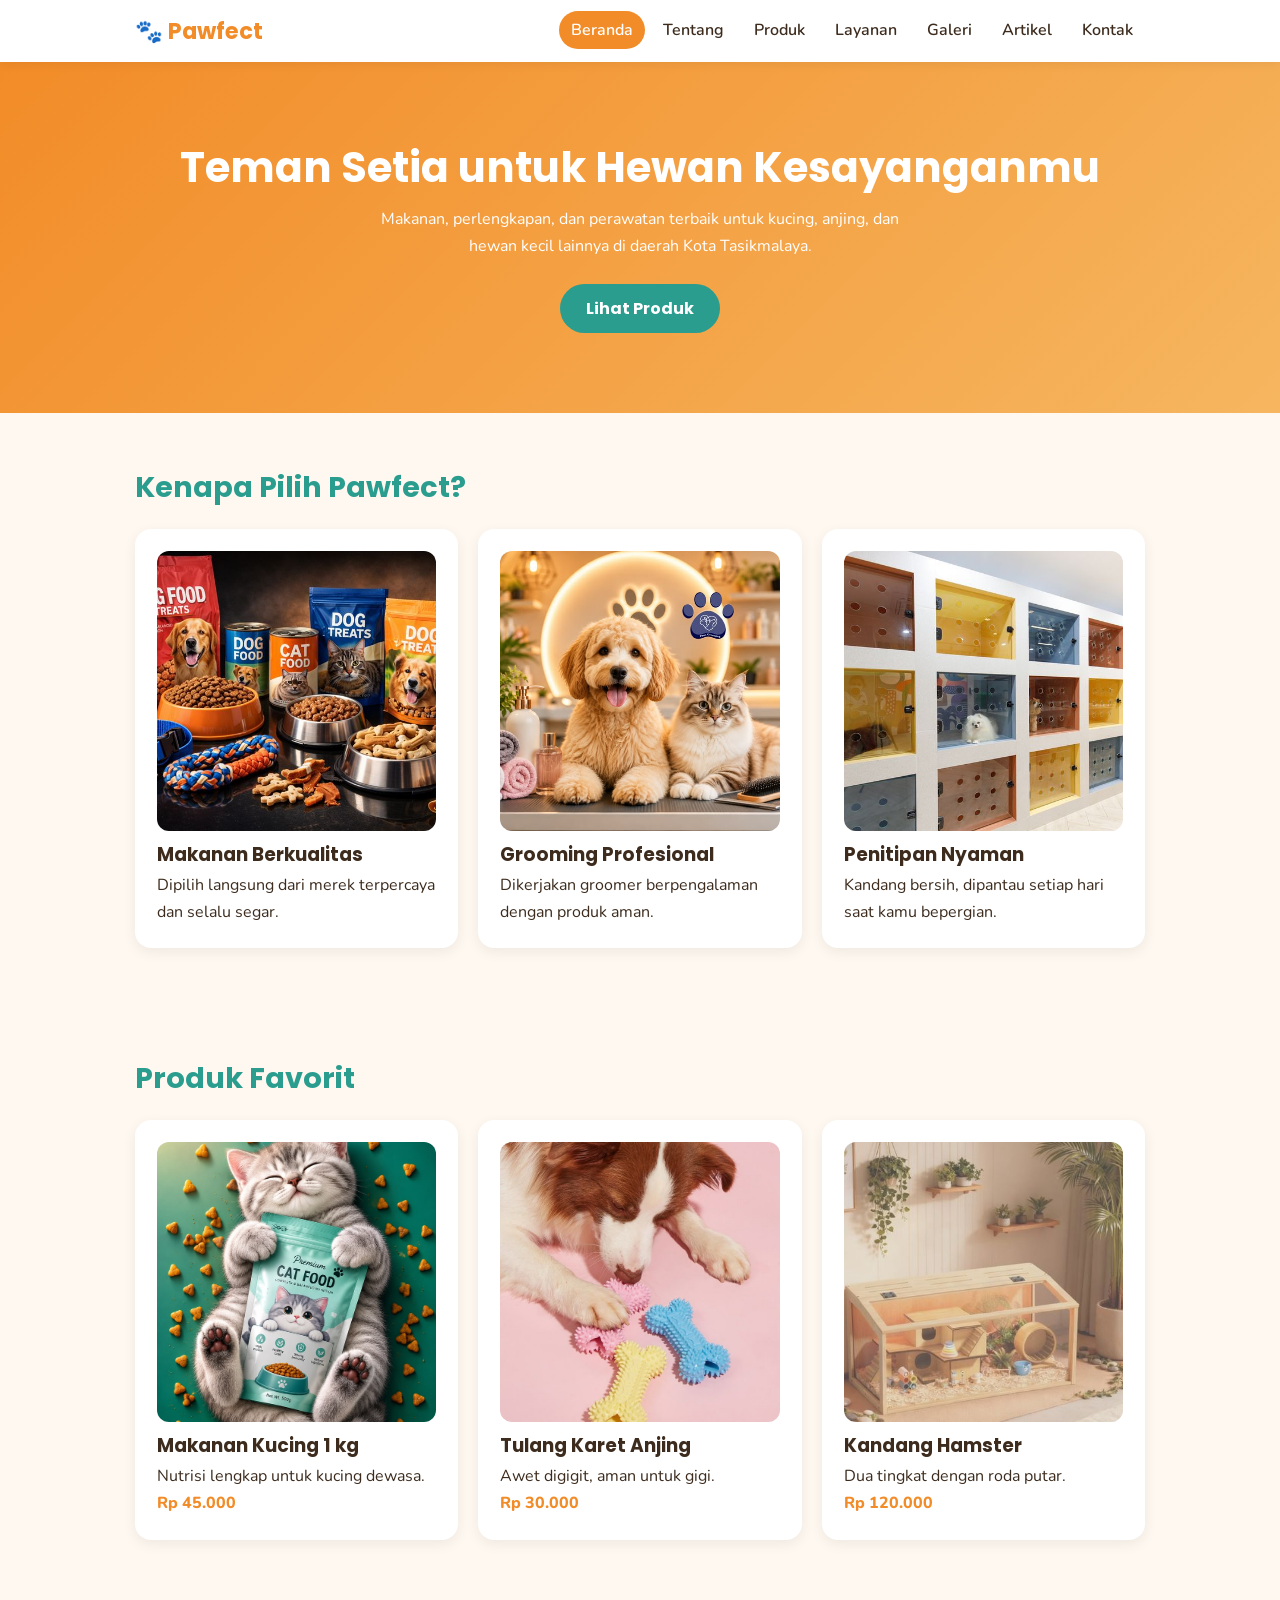
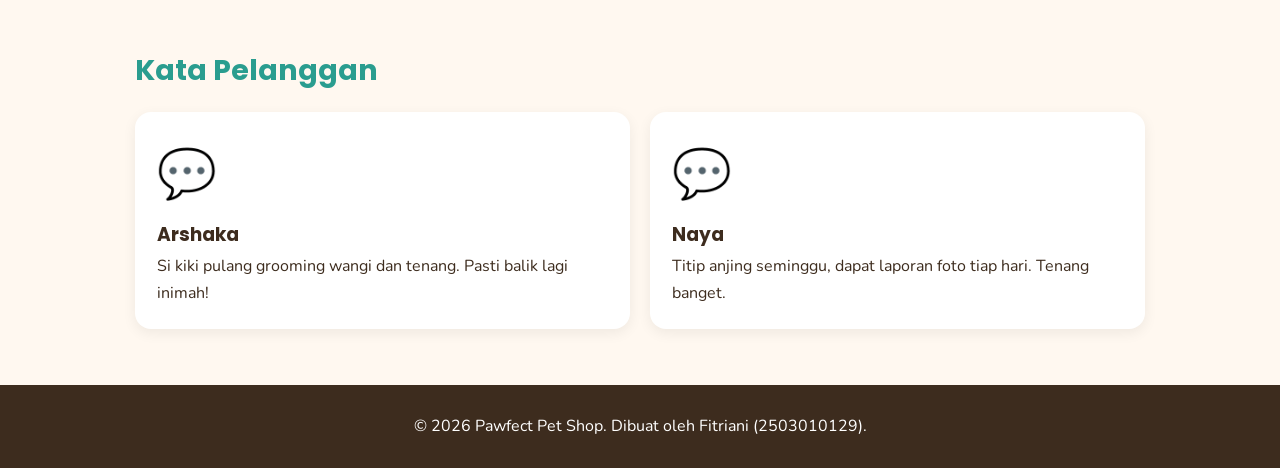
<file: UTS_2503010129_Fitriani_C/index.html>
<!DOCTYPE html>
<html lang="id">

<head>
    <meta charset="UTF-8">
    <meta name="viewport" content="width=device-width, initial-scale=1">
    <title>Beranda | Pawfect Pet Shop</title>
    <link href="https://fonts.googleapis.com/css2?family=Nunito:wght@400;700&family=Poppins:wght@600;700&display=swap"
        rel="stylesheet">
    <link rel="stylesheet" href="css/style.css">
</head>

<body>
    <header id="fitriani_header">
        <div class="fitriani_bar">
            <a href="index.html" class="fitriani_logo">🐾 Pawfect</a>
            <button id="fitriani_burger" aria-label="Menu">☰</button>
            <ul class="fitriani_menu" id="fitriani_menu">
                <li><a href="index.html" class="fitriani_aktif">Beranda</a></li>
                <li><a href="tentang.html">Tentang</a></li>
                <li><a href="produk.html">Produk</a></li>
                <li><a href="layanan.html">Layanan</a></li>
                <li><a href="galeri.html">Galeri</a></li>
                <li><a href="artikel.html">Artikel</a></li>
                <li><a href="kontak.html">Kontak</a></li>
            </ul>
        </div>
    </header>
    <section class="fitriani_hero">
        <div class="fitriani_wrap">
            <h1>Teman Setia untuk Hewan Kesayanganmu</h1>
            <p>Makanan, perlengkapan, dan perawatan terbaik untuk kucing, anjing, dan hewan kecil lainnya di daerah Kota
                Tasikmalaya.</p>
            <a class="fitriani_btn" href="produk.html">Lihat Produk</a>
        </div>
    </section>

    <section class="fitriani_section">
        <div class="fitriani_wrap">
            <h2>Kenapa Pilih Pawfect?</h2>
            <div class="fitriani_grid">
                <div class="fitriani_card"><img src="img/makanan_hewan.jpeg" alt="Makanan">
                    <h3>Makanan Berkualitas</h3>
                    <p>Dipilih langsung dari merek terpercaya dan selalu segar.</p>
                </div>
                <div class="fitriani_card"><img src="img/grooming_hewan.jpeg" alt="Grooming">
                    <h3>Grooming Profesional</h3>
                    <p>Dikerjakan groomer berpengalaman dengan produk aman.</p>
                </div>
                <div class="fitriani_card"><img src="img/penitipan_hewan.jpeg" alt="Penitipan">
                    <h3>Penitipan Nyaman</h3>
                    <p>Kandang bersih, dipantau setiap hari saat kamu bepergian.</p>
                </div>
            </div>
        </div>
    </section>
    <section class="fitriani_section">
        <div class="fitriani_wrap">
            <h2>Produk Favorit</h2>
            <div class="fitriani_grid">
                <div class="fitriani_card"><img src="img/makanan_kucing.jpeg" alt="Makanan kucing">
                    <h3>Makanan Kucing 1 kg</h3>
                    <p>Nutrisi lengkap untuk kucing dewasa.</p>
                    <p class="fitriani_harga">Rp 45.000</p>
                </div>
                <div class="fitriani_card"><img src="img/tulang_karet.jpeg" alt="Mainan">
                    <h3>Tulang Karet Anjing</h3>
                    <p>Awet digigit, aman untuk gigi.</p>
                    <p class="fitriani_harga">Rp 30.000</p>
                </div>
                <div class="fitriani_card"><img src="img/kandang_hamster.jpeg" alt="Aksesoris">
                    <h3>Kandang Hamster</h3>
                    <p>Dua tingkat dengan roda putar.</p>
                    <p class="fitriani_harga">Rp 120.000</p>
                </div>
            </div>
        </div>
    </section>
    <section class="fitriani_section">
        <div class="fitriani_wrap">
            <h2>Kata Pelanggan</h2>
            <div class="fitriani_grid">
                <div class="fitriani_card"><span class="fitriani_emoji">💬</span>
                    <h3>Arshaka</h3>
                    <p>Si kiki pulang grooming wangi dan tenang. Pasti balik lagi inimah!</p>
                </div>
                <div class="fitriani_card"><span class="fitriani_emoji">💬</span>
                    <h3>Naya</h3>
                    <p>Titip anjing seminggu, dapat laporan foto tiap hari. Tenang banget.</p>
                </div>
            </div>
        </div>
    </section>
    <footer id="fitriani_footer">
        <p>&copy; 2026 Pawfect Pet Shop. Dibuat oleh Fitriani (2503010129).</p>
    </footer>
    <button id="fitriani_top" aria-label="Kembali ke atas">↑</button>
    <script src="js/script.js"></script>
</body>

</html>
</file>
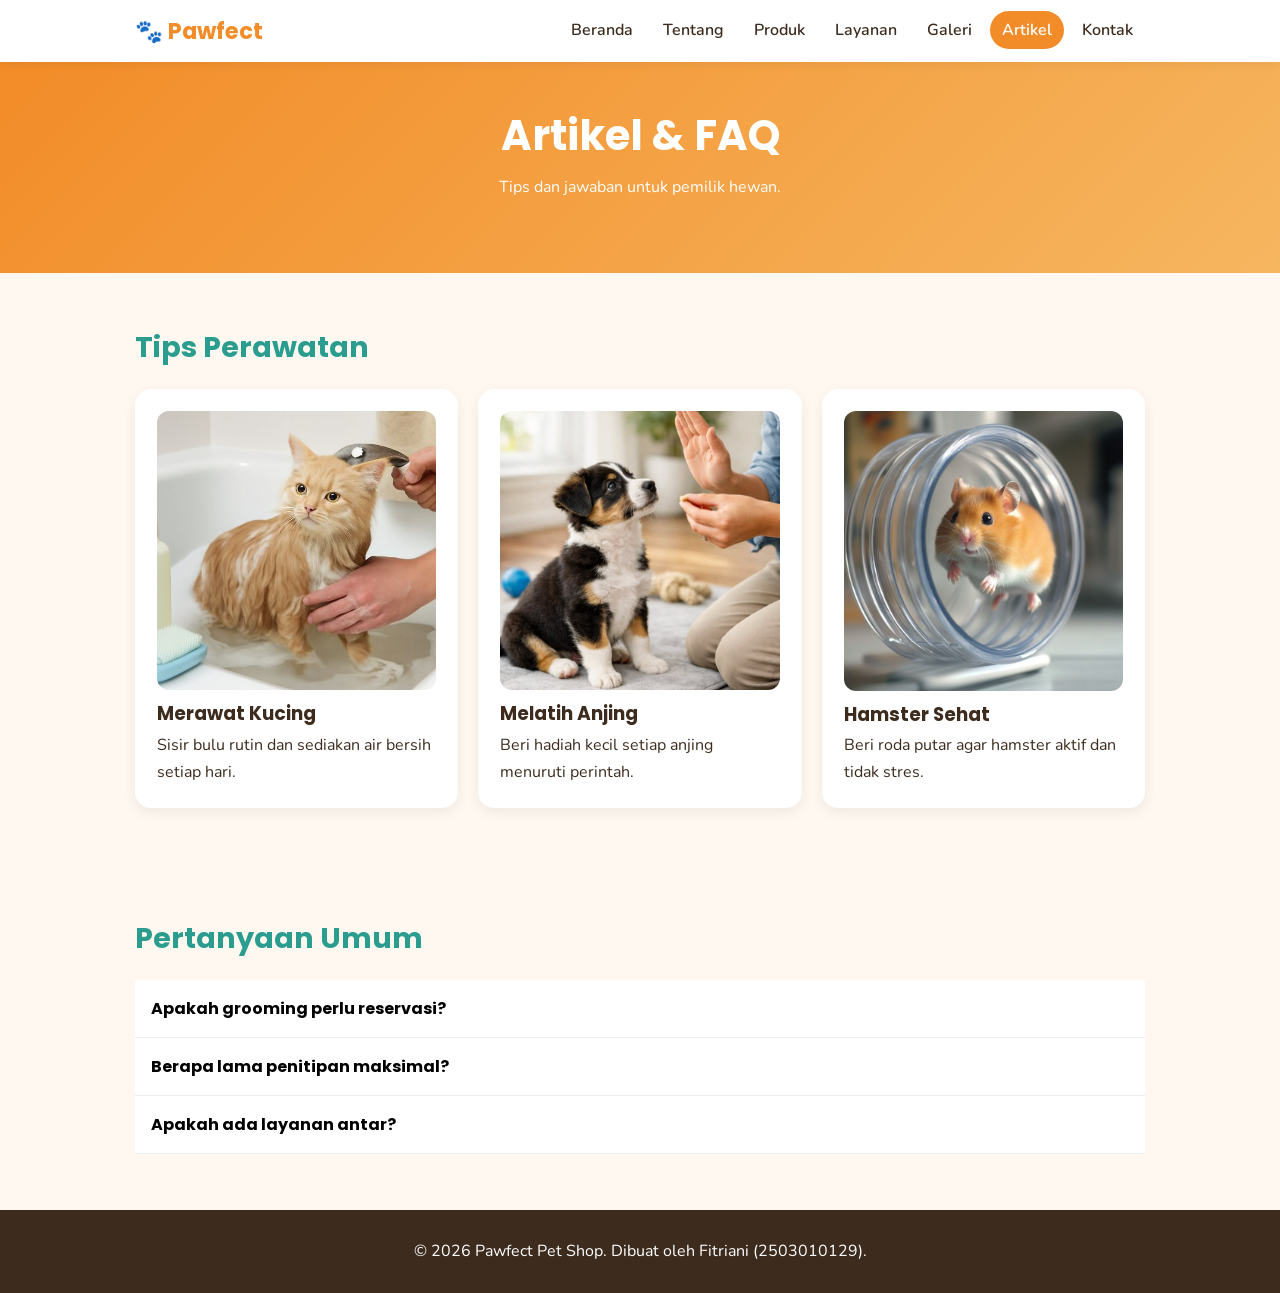
<file: UTS_2503010129_Fitriani_C/artikel.html>
<!DOCTYPE html>
<html lang="id">

<head>
    <meta charset="UTF-8">
    <meta name="viewport" content="width=device-width, initial-scale=1">
    <title>Artikel | Pawfect Pet Shop</title>
    <link href="https://fonts.googleapis.com/css2?family=Nunito:wght@400;700&family=Poppins:wght@600;700&display=swap"
        rel="stylesheet">
    <link rel="stylesheet" href="css/style.css">
</head>

<body>
    <header id="fitriani_header">
        <div class="fitriani_bar">
            <a href="index.html" class="fitriani_logo">🐾 Pawfect</a>
            <button id="fitriani_burger" aria-label="Menu">☰</button>
            <ul class="fitriani_menu" id="fitriani_menu">
                <li><a href="index.html">Beranda</a></li>
                <li><a href="tentang.html">Tentang</a></li>
                <li><a href="produk.html">Produk</a></li>
                <li><a href="layanan.html">Layanan</a></li>
                <li><a href="galeri.html">Galeri</a></li>
                <li><a href="artikel.html" class="fitriani_aktif">Artikel</a></li>
                <li><a href="kontak.html">Kontak</a></li>
            </ul>
        </div>
    </header>
    <section class="fitriani_hero fitriani_hero_kecil">
        <div class="fitriani_wrap">
            <h1>Artikel & FAQ</h1>
            <p>Tips dan jawaban untuk pemilik hewan.</p>
        </div>
    </section>
    <section class="fitriani_section">
        <div class="fitriani_wrap">
            <h2>Tips Perawatan</h2>
            <div class="fitriani_grid">
                <div class="fitriani_card"><img src="img/merawat_kucing.jpeg" alt="Merawat Kucing">
                    <h3>Merawat Kucing</h3>
                    <p>Sisir bulu rutin dan sediakan air bersih setiap hari.</p>
                </div>
                <div class="fitriani_card"><img src="img/melatih_anjing.jpeg" alt="Melatih Anjing">
                    <h3>Melatih Anjing</h3>
                    <p>Beri hadiah kecil setiap anjing menuruti perintah.</p>
                </div>
                <div class="fitriani_card"><img src="img/hamster_sehat.jpeg" alt="Hamster Sehat">
                    <h3>Hamster Sehat</h3>
                    <p>Beri roda putar agar hamster aktif dan tidak stres.</p>
                </div>
            </div>
        </div>
    </section>
    <section class="fitriani_section">
        <div class="fitriani_wrap">
            <h2>Pertanyaan Umum</h2>
            <button class="fitriani_faq_t">Apakah grooming perlu reservasi?</button>
            <div class="fitriani_faq_j">Disarankan reservasi lewat halaman kontak agar tidak antre.</div>

            <button class="fitriani_faq_t">Berapa lama penitipan maksimal?</button>
            <div class="fitriani_faq_j">Maksimal 14 hari per kunjungan.</div>

            <button class="fitriani_faq_t">Apakah ada layanan antar?</button>
            <div class="fitriani_faq_j">Ada, untuk area dalam kota Tasikmalaya.</div>
        </div>
    </section>
    <footer id="fitriani_footer">
        <p>&copy; 2026 Pawfect Pet Shop. Dibuat oleh Fitriani (2503010129).</p>
    </footer>
    <button id="fitriani_top" aria-label="Kembali ke atas">↑</button>
    <script src="js/script.js"></script>
</body>

</html>
</file>
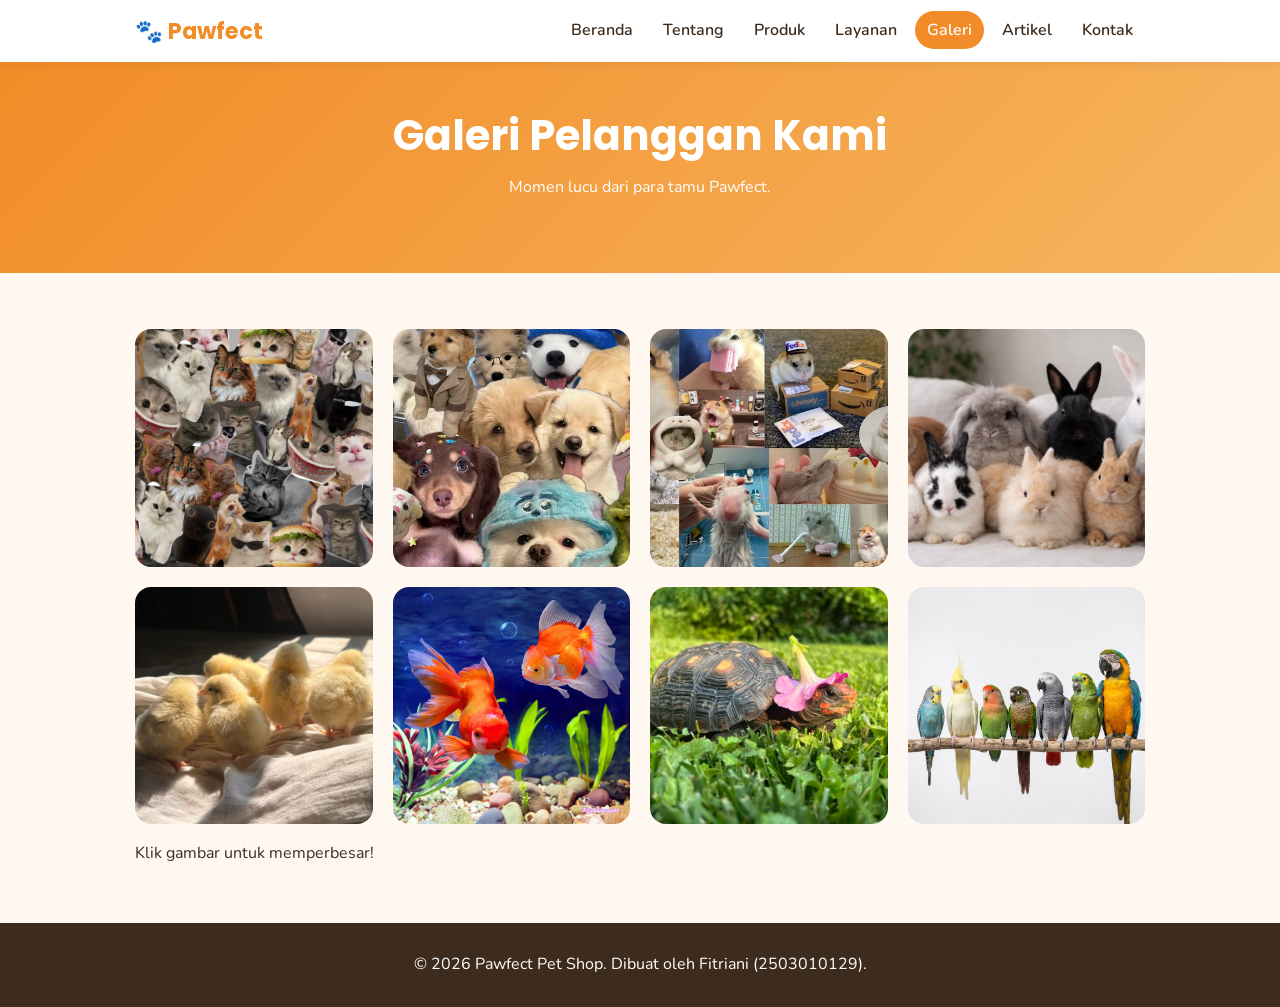
<file: UTS_2503010129_Fitriani_C/galeri.html>
<!DOCTYPE html>
<html lang="id">

<head>
    <meta charset="UTF-8">
    <meta name="viewport" content="width=device-width, initial-scale=1">
    <title>Galeri | Pawfect Pet Shop</title>
    <link href="https://fonts.googleapis.com/css2?family=Nunito:wght@400;700&family=Poppins:wght@600;700&display=swap"
        rel="stylesheet">
    <link rel="stylesheet" href="css/style.css">
</head>

<body>
    <header id="fitriani_header">
        <div class="fitriani_bar">
            <a href="index.html" class="fitriani_logo">🐾 Pawfect</a>
            <button id="fitriani_burger" aria-label="Menu">☰</button>
            <ul class="fitriani_menu" id="fitriani_menu">
                <li><a href="index.html">Beranda</a></li>
                <li><a href="tentang.html">Tentang</a></li>
                <li><a href="produk.html">Produk</a></li>
                <li><a href="layanan.html">Layanan</a></li>
                <li><a href="galeri.html" class="fitriani_aktif">Galeri</a></li>
                <li><a href="artikel.html">Artikel</a></li>
                <li><a href="kontak.html">Kontak</a></li>
            </ul>
        </div>
    </header>
    <section class="fitriani_hero fitriani_hero_kecil">
        <div class="fitriani_wrap">
            <h1>Galeri Pelanggan Kami</h1>
            <p>Momen lucu dari para tamu Pawfect.</p>
        </div>
    </section>
    <section class="fitriani_section">
        <div class="fitriani_wrap">
            <div class="fitriani_grid">
                <div class="fitriani_gitem"><img src="img/kucing.jpeg" alt="Kucing lucu"></div>
                <div class="fitriani_gitem"><img src="img/anjing.jpeg" alt="Anjing ceria"></div>
                <div class="fitriani_gitem"><img src="img/hamster.jpeg" alt="Hamster menggemaskan"></div>
                <div class="fitriani_gitem"><img src="img/kelinci.jpeg" alt="Kelinci putih"></div>
                <div class="fitriani_gitem"><img src="img/ayam.jpeg" alt="Anak ayam"></div>
                <div class="fitriani_gitem"><img src="img/ikan.jpeg" alt="Ikan hias"></div>
                <div class="fitriani_gitem"><img src="img/kura-kura.jpeg" alt="Kura-kura"></div>
                <div class="fitriani_gitem"><img src="img/burung.jpeg" alt="Burung"></div>
            </div>
            <div id="fitriani_lightbox">
                <img id="fitriani_lightbox_img" alt="">

            </div>
            <p style="margin-top:16px">Klik gambar untuk memperbesar!</p>
        </div>
    </section>
    <footer id="fitriani_footer">
        <p>&copy; 2026 Pawfect Pet Shop. Dibuat oleh Fitriani (2503010129).</p>
    </footer>
    <button id="fitriani_top" aria-label="Kembali ke atas">↑</button>
    <script src="js/script.js"></script>
</body>

</html>
</file>
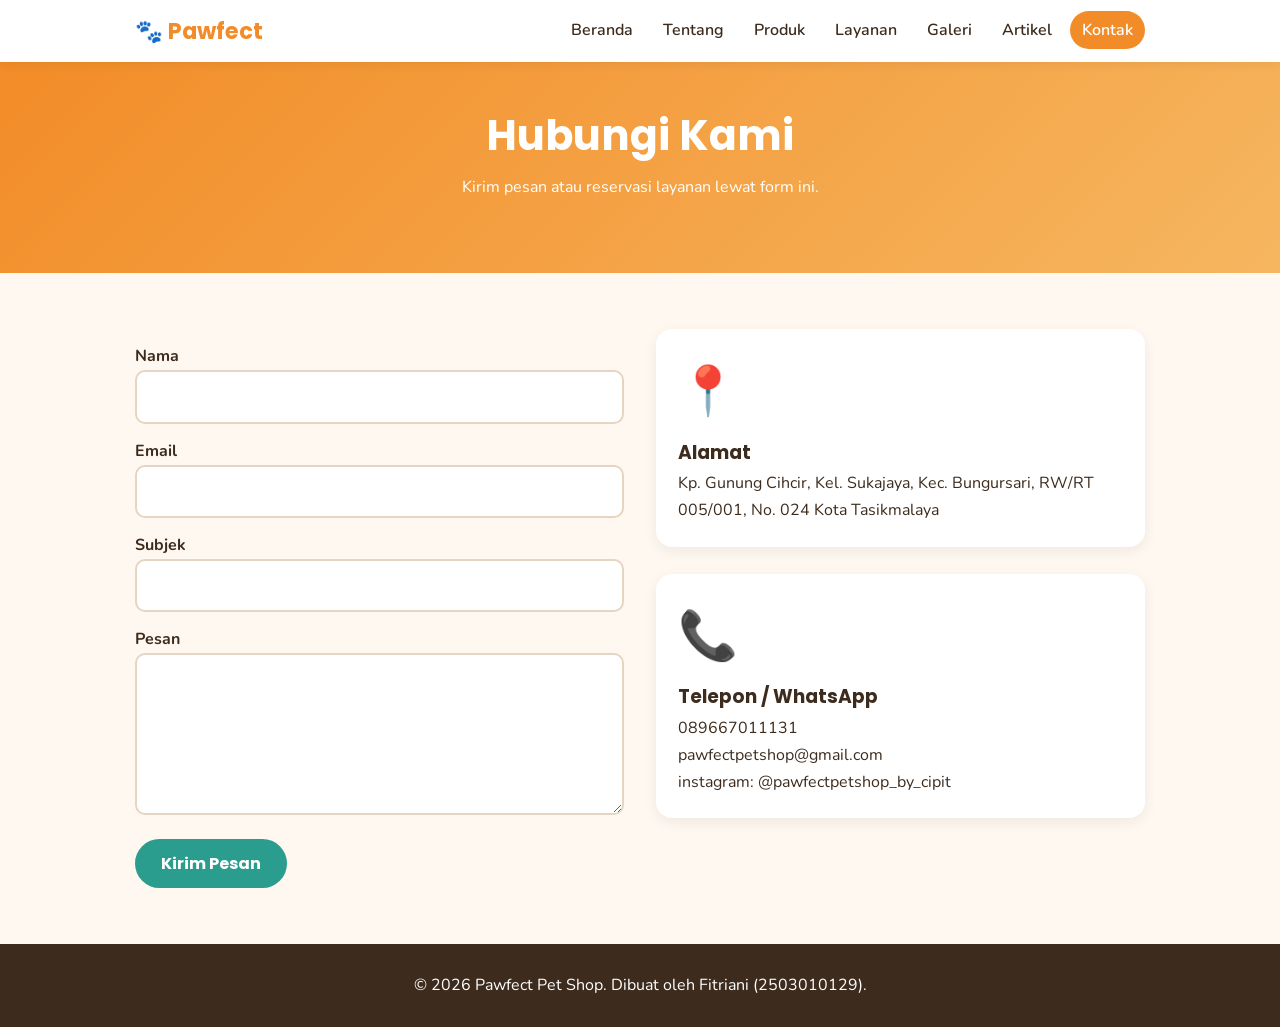
<file: UTS_2503010129_Fitriani_C/kontak.html>
<!DOCTYPE html>
<html lang="id">

<head>
    <meta charset="UTF-8">
    <meta name="viewport" content="width=device-width, initial-scale=1">
    <title>Kontak | Pawfect Pet Shop</title>
    <link href="https://fonts.googleapis.com/css2?family=Nunito:wght@400;700&family=Poppins:wght@600;700&display=swap"
        rel="stylesheet">
    <link rel="stylesheet" href="css/style.css">
</head>

<body>
    <header id="fitriani_header">
        <div class="fitriani_bar">
            <a href="index.html" class="fitriani_logo">🐾 Pawfect</a>
            <button id="fitriani_burger" aria-label="Menu">☰</button>
            <ul class="fitriani_menu" id="fitriani_menu">
                <li><a href="index.html">Beranda</a></li>
                <li><a href="tentang.html">Tentang</a></li>
                <li><a href="produk.html">Produk</a></li>
                <li><a href="layanan.html">Layanan</a></li>
                <li><a href="galeri.html">Galeri</a></li>
                <li><a href="artikel.html">Artikel</a></li>
                <li><a href="kontak.html" class="fitriani_aktif">Kontak</a></li>
            </ul>
        </div>
    </header>
    <section class="fitriani_hero fitriani_hero_kecil">
        <div class="fitriani_wrap">
            <h1>Hubungi Kami</h1>
            <p>Kirim pesan atau reservasi layanan lewat form ini.</p>
        </div>
    </section>
    <section class="fitriani_section">
        <div class="fitriani_wrap">
            <div class="fitriani_dua">
                <form class="fitriani_form" id="fitriani_form" novalidate>
                    <label for="fitriani_nama">Nama</label><input type="text" id="fitriani_nama"><span
                        class="fitriani_error"></span>
                    <label for="fitriani_email">Email</label><input type="email" id="fitriani_email"><span
                        class="fitriani_error"></span>
                    <label for="fitriani_subjek">Subjek</label><input type="text" id="fitriani_subjek"><span
                        class="fitriani_error"></span>
                    <label for="fitriani_pesan">Pesan</label><textarea id="fitriani_pesan" rows="5"></textarea><span
                        class="fitriani_error"></span>
                    <button type="submit" class="fitriani_btn" style="margin-top:14px">Kirim Pesan</button>
                    <div id="fitriani_sukses">Terima kasih! Pesanmu sudah terkirim.</div>
                </form>
                <div>
                    <div class="fitriani_card"><span class="fitriani_emoji">📍</span>
                        <h3>Alamat</h3>
                        <p>Kp. Gunung Cihcir, Kel. Sukajaya, Kec. Bungursari, RW/RT 005/001, No. 024 Kota Tasikmalaya
                        </p>
                    </div><br>
                    <div class="fitriani_card"><span class="fitriani_emoji">📞</span>
                        <h3>Telepon / WhatsApp</h3>
                        <p>089667011131<br>pawfectpetshop@gmail.com<br>instagram: @pawfectpetshop_by_cipit</p>
                    </div>
                </div>
            </div>
        </div>
    </section>
    <footer id="fitriani_footer">
        <p>&copy; 2026 Pawfect Pet Shop. Dibuat oleh Fitriani (2503010129).</p>
    </footer>
    <button id="fitriani_top" aria-label="Kembali ke atas">↑</button>
    <script src="js/script.js"></script>
</body>

</html>
</file>
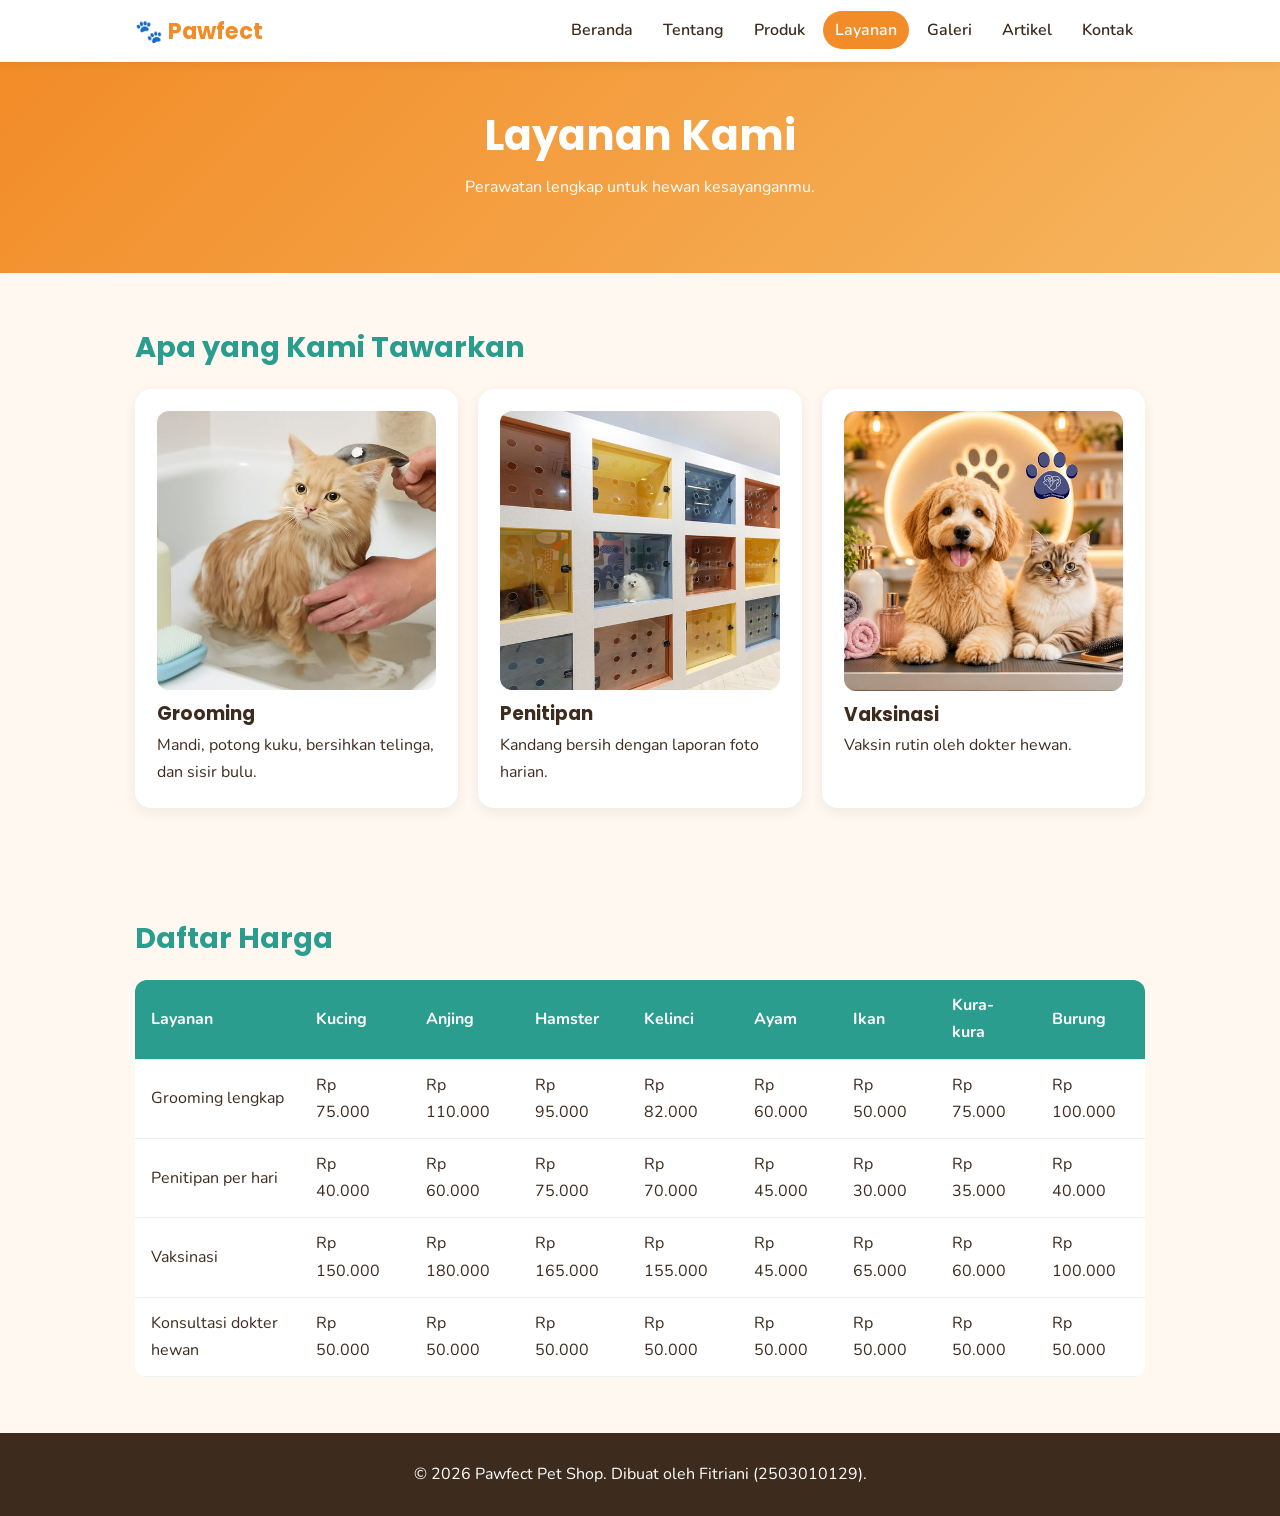
<file: UTS_2503010129_Fitriani_C/layanan.html>
<!DOCTYPE html>
<html lang="id">

<head>
    <meta charset="UTF-8">
    <meta name="viewport" content="width=device-width, initial-scale=1">
    <title>Layanan | Pawfect Pet Shop</title>
    <link href="https://fonts.googleapis.com/css2?family=Nunito:wght@400;700&family=Poppins:wght@600;700&display=swap"
        rel="stylesheet">
    <link rel="stylesheet" href="css/style.css">
</head>

<body>
    <header id="fitriani_header">
        <div class="fitriani_bar">
            <a href="index.html" class="fitriani_logo">🐾 Pawfect</a>
            <button id="fitriani_burger" aria-label="Menu">☰</button>
            <ul class="fitriani_menu" id="fitriani_menu">
                <li><a href="index.html">Beranda</a></li>
                <li><a href="tentang.html">Tentang</a></li>
                <li><a href="produk.html">Produk</a></li>
                <li><a href="layanan.html" class="fitriani_aktif">Layanan</a></li>
                <li><a href="galeri.html">Galeri</a></li>
                <li><a href="artikel.html">Artikel</a></li>
                <li><a href="kontak.html">Kontak</a></li>
            </ul>
        </div>
    </header>
    <section class="fitriani_hero fitriani_hero_kecil">
        <div class="fitriani_wrap">
            <h1>Layanan Kami</h1>
            <p>Perawatan lengkap untuk hewan kesayanganmu.</p>
        </div>
    </section>
    <section class="fitriani_section">
        <div class="fitriani_wrap">
            <h2>Apa yang Kami Tawarkan</h2>
            <div class="fitriani_grid">
                <div class="fitriani_card"><img src="img/merawat_kucing.jpeg" alt="Grooming">
                    <h3>Grooming</h3>
                    <p>Mandi, potong kuku, bersihkan telinga, dan sisir bulu.</p>
                </div>
                <div class="fitriani_card"><img src="img/penitipan_hewan.jpeg" alt="Penitipan">
                    <h3>Penitipan</h3>
                    <p>Kandang bersih dengan laporan foto harian.</p>
                </div>
                <div class="fitriani_card"><img src="img/grooming_hewan.jpeg" alt="Vaksinasi">
                    <h3>Vaksinasi</h3>
                    <p>Vaksin rutin oleh dokter hewan.</p>
                </div>
            </div>
        </div>
    </section>
    <section class="fitriani_section">
        <div class="fitriani_wrap">
            <h2>Daftar Harga</h2>
            <div class="fitriani_scroll">
                <table class="fitriani_tabel">
                    <tr>
                        <th>Layanan</th>
                        <th>Kucing</th>
                        <th>Anjing</th>
                        <th>Hamster</th>
                        <th>Kelinci</th>
                        <th>Ayam</th>
                        <th>Ikan</th>
                        <th>Kura-kura</th>
                        <th>Burung</th>
                    </tr>
                    <tr>
                        <td>Grooming lengkap</td>
                        <td>Rp 75.000</td>
                        <td>Rp 110.000</td>
                        <td>Rp 95.000</td>
                        <td>Rp 82.000</td>
                        <td>Rp 60.000</td>
                        <td>Rp 50.000</td>
                        <td>Rp 75.000</td>
                        <td>Rp 100.000</td>
                    </tr>
                    <tr>
                        <td>Penitipan per hari</td>
                        <td>Rp 40.000</td>
                        <td>Rp 60.000</td>
                        <td>Rp 75.000</td>
                        <td>Rp 70.000</td>
                        <td>Rp 45.000</td>
                        <td>Rp 30.000</td>
                        <td>Rp 35.000</td>
                        <td>Rp 40.000</td>
                    </tr>
                    <tr>
                        <td>Vaksinasi</td>
                        <td>Rp 150.000</td>
                        <td>Rp 180.000</td>
                        <td>Rp 165.000</td>
                        <td>Rp 155.000</td>
                        <td>Rp 45.000</td>
                        <td>Rp 65.000</td>
                        <td>Rp 60.000</td>
                        <td>Rp 100.000</td>
                    </tr>
                    <tr>
                        <td>Konsultasi dokter hewan</td>
                        <td>Rp 50.000</td>
                        <td>Rp 50.000</td>
                        <td>Rp 50.000</td>
                        <td>Rp 50.000</td>
                        <td>Rp 50.000</td>
                        <td>Rp 50.000</td>
                        <td>Rp 50.000</td>
                        <td>Rp 50.000</td>
                    </tr>
                </table>
            </div>
        </div>
    </section>
    <footer id="fitriani_footer">
        <p>&copy; 2026 Pawfect Pet Shop. Dibuat oleh Fitriani (2503010129).</p>
    </footer>
    <button id="fitriani_top" aria-label="Kembali ke atas">↑</button>
    <script src="js/script.js"></script>
</body>

</html>
</file>
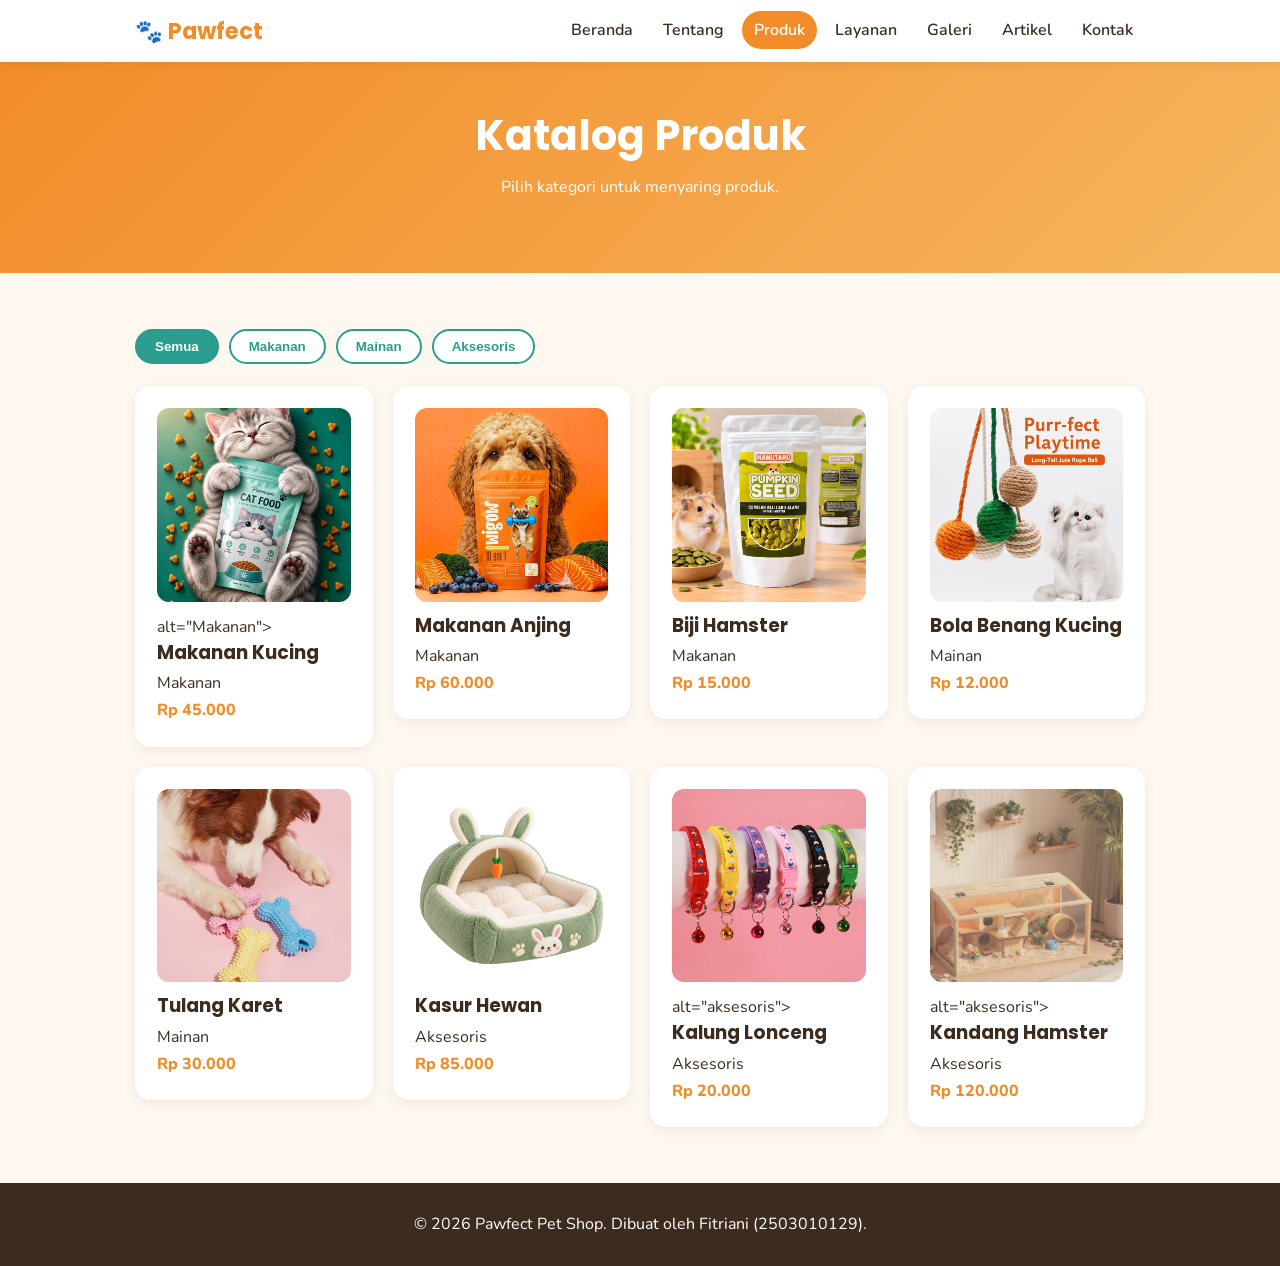
<file: UTS_2503010129_Fitriani_C/produk.html>
<!DOCTYPE html>
<html lang="id">

<head>
    <meta charset="UTF-8">
    <meta name="viewport" content="width=device-width, initial-scale=1">
    <title>Produk | Pawfect Pet Shop</title>
    <link href="https://fonts.googleapis.com/css2?family=Nunito:wght@400;700&family=Poppins:wght@600;700&display=swap"
        rel="stylesheet">
    <link rel="stylesheet" href="css/style.css">
</head>

<body>
    <header id="fitriani_header">
        <div class="fitriani_bar">
            <a href="index.html" class="fitriani_logo">🐾 Pawfect</a>
            <button id="fitriani_burger" aria-label="Menu">☰</button>
            <ul class="fitriani_menu" id="fitriani_menu">
                <li><a href="index.html">Beranda</a></li>
                <li><a href="tentang.html">Tentang</a></li>
                <li><a href="produk.html" class="fitriani_aktif">Produk</a></li>
                <li><a href="layanan.html">Layanan</a></li>
                <li><a href="galeri.html">Galeri</a></li>
                <li><a href="artikel.html">Artikel</a></li>
                <li><a href="kontak.html">Kontak</a></li>
            </ul>
        </div>
    </header>
    <section class="fitriani_hero fitriani_hero_kecil">
        <div class="fitriani_wrap">
            <h1>Katalog Produk</h1>
            <p>Pilih kategori untuk menyaring produk.</p>
        </div>
    </section>
    <section class="fitriani_section">
        <div class="fitriani_wrap">
            <div class="fitriani_filter"><button class="fitriani_fbtn fitriani_aktif"
                    data-kat="semua">Semua</button><button class="fitriani_fbtn"
                    data-kat="makanan">Makanan</button><button class="fitriani_fbtn"
                    data-kat="mainan">Mainan</button><button class="fitriani_fbtn"
                    data-kat="aksesoris">Aksesoris</button></div>
            <div class="fitriani_grid">
                <div class="fitriani_produk" data-kat="makanan">
                    <div class="fitriani_card"><img src="img/makanan_kucing.jpeg" alt="Makanan Kucing">
                        alt="Makanan">
                        <h3>Makanan Kucing</h3>
                        <p>Makanan</p>
                        <p class="fitriani_harga">Rp 45.000</p>
                    </div>
                </div>
                <div class="fitriani_produk" data-kat="makanan">
                    <div class="fitriani_card"><img src="img/makanan_anjing.jpeg" alt="Makanan Anjing">
                        <h3>Makanan Anjing</h3>
                        <p>Makanan</p>
                        <p class="fitriani_harga">Rp 60.000</p>
                    </div>
                </div>
                <div class="fitriani_produk" data-kat="makanan">
                    <div class="fitriani_card"><img src="img/biji_hamster.jpeg" alt="Biji Hamster">
                        <h3>Biji Hamster</h3>
                        <p>Makanan</p>
                        <p class="fitriani_harga">Rp 15.000</p>
                    </div>
                </div>
                <div class="fitriani_produk" data-kat="mainan">
                    <div class="fitriani_card"><img src="img/bola_benang_kucing.jpeg" alt="Bola Benang Kucing">
                        <h3>Bola Benang Kucing</h3>
                        <p>Mainan</p>
                        <p class="fitriani_harga">Rp 12.000</p>
                    </div>
                </div>
                <div class="fitriani_produk" data-kat="mainan">
                    <div class="fitriani_card"><img src="img/tulang_karet.jpeg" alt="Tulang Karet">
                        <h3>Tulang Karet</h3>
                        <p>Mainan</p>
                        <p class="fitriani_harga">Rp 30.000</p>
                    </div>
                </div>
                <div class="fitriani_produk" data-kat="aksesoris">
                    <div class="fitriani_card"><img src="img/kasur_hewan.jpeg" alt="Kasur Hewan">
                        <h3>Kasur Hewan</h3>
                        <p>Aksesoris</p>
                        <p class="fitriani_harga">Rp 85.000</p>
                    </div>
                </div>
                <div class="fitriani_produk" data-kat="aksesoris">
                    <div class="fitriani_card"><img src="img/kalung_lonceng.jpeg" alt="Kalung Lonceng">
                        alt="aksesoris">
                        <h3>Kalung Lonceng</h3>
                        <p>Aksesoris</p>
                        <p class="fitriani_harga">Rp 20.000</p>
                    </div>
                </div>
                <div class="fitriani_produk" data-kat="aksesoris">
                    <div class="fitriani_card"><img src="img/kandang_hamster.jpeg" alt="Kandang Hamster">
                        alt="aksesoris">
                        <h3>Kandang Hamster</h3>
                        <p>Aksesoris</p>
                        <p class="fitriani_harga">Rp 120.000</p>
                    </div>
                </div>
            </div>
        </div>
    </section>
    <footer id="fitriani_footer">
        <p>&copy; 2026 Pawfect Pet Shop. Dibuat oleh Fitriani (2503010129).</p>
    </footer>
    <button id="fitriani_top" aria-label="Kembali ke atas">↑</button>
    <script src="js/script.js"></script>
</body>

</html>
</file>
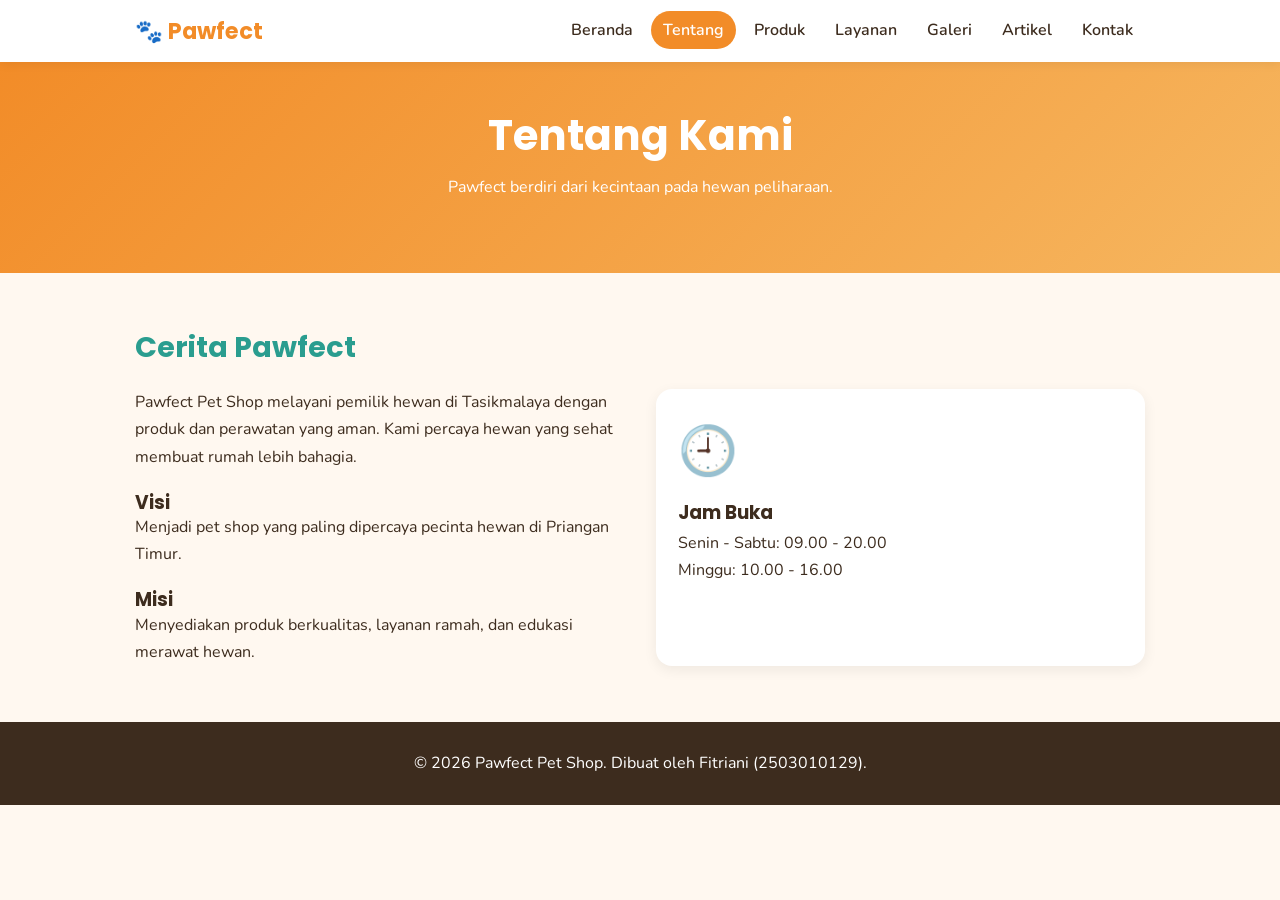
<file: UTS_2503010129_Fitriani_C/tentang.html>
<!DOCTYPE html>
<html lang="id">

<head>
    <meta charset="UTF-8">
    <meta name="viewport" content="width=device-width, initial-scale=1">
    <title>Tentang | Pawfect Pet Shop</title>
    <link href="https://fonts.googleapis.com/css2?family=Nunito:wght@400;700&family=Poppins:wght@600;700&display=swap"
        rel="stylesheet">
    <link rel="stylesheet" href="css/style.css">
</head>

<body>
    <header id="fitriani_header">
        <div class="fitriani_bar">
            <a href="index.html" class="fitriani_logo">🐾 Pawfect</a>
            <button id="fitriani_burger" aria-label="Menu">☰</button>
            <ul class="fitriani_menu" id="fitriani_menu">
                <li><a href="index.html">Beranda</a></li>
                <li><a href="tentang.html" class="fitriani_aktif">Tentang</a></li>
                <li><a href="produk.html">Produk</a></li>
                <li><a href="layanan.html">Layanan</a></li>
                <li><a href="galeri.html">Galeri</a></li>
                <li><a href="artikel.html">Artikel</a></li>
                <li><a href="kontak.html">Kontak</a></li>
            </ul>
        </div>
    </header>
    <section class="fitriani_hero fitriani_hero_kecil">
        <div class="fitriani_wrap">
            <h1>Tentang Kami</h1>
            <p>Pawfect berdiri dari kecintaan pada hewan peliharaan.</p>
        </div>
    </section>
    <section class="fitriani_section">
        <div class="fitriani_wrap">
            <h2>Cerita Pawfect</h2>
            <div class="fitriani_dua">
                <div>
                    <p>Pawfect Pet Shop melayani pemilik hewan di Tasikmalaya dengan produk dan perawatan yang aman.
                        Kami percaya hewan yang sehat membuat rumah lebih bahagia.</p>
                    <h3 style="margin-top:20px">Visi</h3>
                    <p>Menjadi pet shop yang paling dipercaya pecinta hewan di Priangan Timur.</p>
                    <h3 style="margin-top:20px">Misi</h3>
                    <p>Menyediakan produk berkualitas, layanan ramah, dan edukasi merawat hewan.</p>
                </div>
                <div class="fitriani_card"><span class="fitriani_emoji">🕘</span>
                    <h3>Jam Buka</h3>
                    <p>Senin - Sabtu: 09.00 - 20.00<br>Minggu: 10.00 - 16.00</p>
                </div>
            </div>
        </div>
    </section>
    <footer id="fitriani_footer">
        <p>&copy; 2026 Pawfect Pet Shop. Dibuat oleh Fitriani (2503010129).</p>
    </footer>
    <button id="fitriani_top" aria-label="Kembali ke atas">↑</button>
    <script src="js/script.js"></script>
</body>

</html>
</file>
<file: UTS_2503010129_Fitriani_C/css/style.css>
/* ========== VARIABEL WARNA ========== */
:root {
    --fitriani_o: #F28C28;
    /* oranye (utama) */
    --fitriani_t: #2A9D8F;
    /* teal (aksen) */
    --fitriani_bg: #FFF8F0;
    /* krem (background) */
    --fitriani_tx: #3D2C1E;
    /* coklat gelap (teks) */
    --fitriani_w: #fff;
    /* putih */
}

/* ========== RESET & DASAR ========== */
* {
    box-sizing: border-box;
    margin: 0;
    padding: 0;
}

body {
    font-family: 'Nunito', sans-serif;
    background: var(--fitriani_bg);
    color: var(--fitriani_tx);
    line-height: 1.7;
}

h1,
h2,
h3 {
    font-family: 'Poppins', sans-serif;
    line-height: 1.25;
}

a {
    color: inherit;
    text-decoration: none;
}

.fitriani_wrap {
    max-width: 1050px;
    margin: auto;
    padding: 0 20px;
}

/* ========== HEADER & MENU ========== */
#fitriani_header {
    background: var(--fitriani_w);
    box-shadow: 0 2px 10px #0001;
    position: sticky;
    top: 0;
    z-index: 50;
}

.fitriani_bar {
    display: flex;
    align-items: center;
    justify-content: space-between;
    padding: 14px 20px;
    max-width: 1050px;
    margin: auto;
}

.fitriani_logo {
    font: 700 1.4rem Poppins, sans-serif;
    color: var(--fitriani_o);
}

.fitriani_menu {
    display: flex;
    gap: 6px;
    list-style: none;
}

.fitriani_menu a {
    padding: 8px 12px;
    border-radius: 20px;
    font-weight: 600;
}

.fitriani_menu a:hover,
.fitriani_menu a.fitriani_aktif {
    background: var(--fitriani_o);
    color: #fff;
}

#fitriani_burger {
    display: none;
    /* tersembunyi di desktop */
    background: none;
    border: 0;
    font-size: 1.8rem;
    cursor: pointer;
}

/* ========== HERO (BAGIAN ATAS HALAMAN) ========== */
.fitriani_hero {
    background: linear-gradient(135deg, var(--fitriani_o), #f6b65f);
    color: #fff;
    padding: 80px 0;
    text-align: center;
}

.fitriani_hero h1 {
    font-size: 2.6rem;
    margin-bottom: 12px;
}

.fitriani_hero p {
    max-width: 560px;
    margin: 0 auto 24px;
}

.fitriani_hero_kecil {
    padding: 48px 0;
    /* hero versi pendek untuk halaman dalam */
}

/* ========== TOMBOL ========== */
.fitriani_btn {
    display: inline-block;
    background: var(--fitriani_t);
    color: #fff;
    border: 0;
    padding: 12px 26px;
    border-radius: 30px;
    font: 700 1rem Poppins, sans-serif;
    cursor: pointer;
    transition: 0.2s;
}

.fitriani_btn:hover {
    transform: translateY(-2px);
    background: #21867a;
}

/* ========== SECTION, GRID, KARTU ========== */
.fitriani_section {
    padding: 56px 0;
}

.fitriani_section>.fitriani_wrap>h2 {
    font-size: 1.8rem;
    margin-bottom: 24px;
    color: var(--fitriani_t);
}

.fitriani_grid {
    display: grid;
    grid-template-columns: repeat(auto-fit, minmax(220px, 1fr));
    gap: 20px;
}

.fitriani_card {
    background: var(--fitriani_w);
    border-radius: 16px;
    padding: 22px;
    box-shadow: 0 4px 14px #0001;
}

.fitriani_card img {
    width: 100%;
    /* selalu selebar kartu */
    aspect-ratio: 1 / 1;
    /* semua foto berbentuk kotak sama */
    object-fit: cover;
    /* foto memenuhi kotak, tidak gepeng */
    border-radius: 12px;
    margin-bottom: 12px;
    display: block;
}

.fitriani_card h3 {
    margin-bottom: 6px;
}

.fitriani_emoji {
    font-size: 3rem;
    display: block;
    margin-bottom: 8px;
}

.fitriani_harga {
    color: var(--fitriani_o);
    font-weight: 800;
}

/* ========== FILTER PRODUK ========== */
.fitriani_filter {
    display: flex;
    gap: 10px;
    flex-wrap: wrap;
    margin-bottom: 22px;
}

.fitriani_fbtn {
    border: 2px solid var(--fitriani_t);
    background: #fff;
    color: var(--fitriani_t);
    padding: 8px 18px;
    border-radius: 30px;
    font-weight: 700;
    cursor: pointer;
}

.fitriani_fbtn.fitriani_aktif {
    background: var(--fitriani_t);
    color: #fff;
}

/* ========== TABEL HARGA ========== */
.fitriani_tabel {
    width: 100%;
    border-collapse: collapse;
    background: #fff;
    border-radius: 12px;
    overflow: hidden;
}

.fitriani_tabel th {
    background: var(--fitriani_t);
    color: #fff;
}

.fitriani_tabel th,
.fitriani_tabel td {
    padding: 12px 16px;
    text-align: left;
    border-bottom: 1px solid #eee;
}

.fitriani_scroll {
    overflow-x: auto;
    /* tabel bisa digeser di HP */
}

/* ========== GALERI & LIGHTBOX ========== */
.fitriani_gitem {
    aspect-ratio: 1;
    border-radius: 16px;
    overflow: hidden;
    cursor: pointer;
    transition: 0.2s;
    background: #ffe3c2;
}

.fitriani_gitem:nth-child(even) {
    background: #c9eeea;
}

.fitriani_gitem:hover {
    transform: scale(1.04);
}

.fitriani_gitem img {
    width: 100%;
    height: 100%;
    object-fit: cover;
    display: block;
}

#fitriani_lightbox {
    position: fixed;
    inset: 0;
    background: rgba(0, 0, 0, 0.85);
    display: none;
    place-items: center;
    z-index: 99;
    cursor: pointer;
}

#fitriani_lightbox.fitriani_buka {
    display: grid;
}

#fitriani_lightbox img {
    max-width: 90vw;
    max-height: 90vh;
    border-radius: 12px;
}

/* ========== FAQ ACCORDION ========== */
.fitriani_faq_t {
    width: 100%;
    text-align: left;
    background: #fff;
    border: 0;
    border-bottom: 1px solid #eee;
    padding: 16px;
    font: 700 1rem Poppins, sans-serif;
    cursor: pointer;
}

.fitriani_faq_j {
    display: none;
    padding: 14px 16px;
    background: #fff;
}

.fitriani_faq_j.fitriani_buka {
    display: block;
}

/* ========== FORM KONTAK ========== */
.fitriani_form label {
    display: block;
    font-weight: 700;
    margin-top: 14px;
}

.fitriani_form input,
.fitriani_form textarea {
    width: 100%;
    padding: 11px;
    border: 2px solid #e5d5c3;
    border-radius: 10px;
    font: inherit;
}

.fitriani_form input:focus,
.fitriani_form textarea:focus {
    outline: 0;
    border-color: var(--fitriani_t);
}

.fitriani_error {
    color: #c0392b;
    font-size: 0.85rem;
    min-height: 1.2em;
}

#fitriani_sukses {
    display: none;
    background: #d7f5ef;
    color: #14665c;
    padding: 14px;
    border-radius: 10px;
    margin-top: 14px;
    font-weight: 700;
}

.fitriani_dua {
    display: grid;
    grid-template-columns: 1fr 1fr;
    gap: 32px;
}

/* ========== FOOTER & TOMBOL KE ATAS ========== */
#fitriani_footer {
    background: var(--fitriani_tx);
    color: #fff;
    text-align: center;
    padding: 28px 20px;
}

#fitriani_top {
    position: fixed;
    right: 18px;
    bottom: 18px;
    width: 44px;
    height: 44px;
    border-radius: 50%;
    border: 0;
    background: var(--fitriani_o);
    color: #fff;
    font-size: 1.2rem;
    cursor: pointer;
    display: none;
}

/* ========== RESPONSIVE (LAYAR HP / TABLET) ========== */
@media (max-width: 768px) {
    #fitriani_burger {
        display: block;
    }

    .fitriani_menu {
        display: none;
        position: absolute;
        top: 100%;
        left: 0;
        right: 0;
        background: #fff;
        flex-direction: column;
        padding: 10px 20px 16px;
    }

    .fitriani_menu.fitriani_buka {
        display: flex;
    }

    .fitriani_hero h1 {
        font-size: 1.9rem;
    }

    .fitriani_dua {
        grid-template-columns: 1fr;
    }
}
</file>
